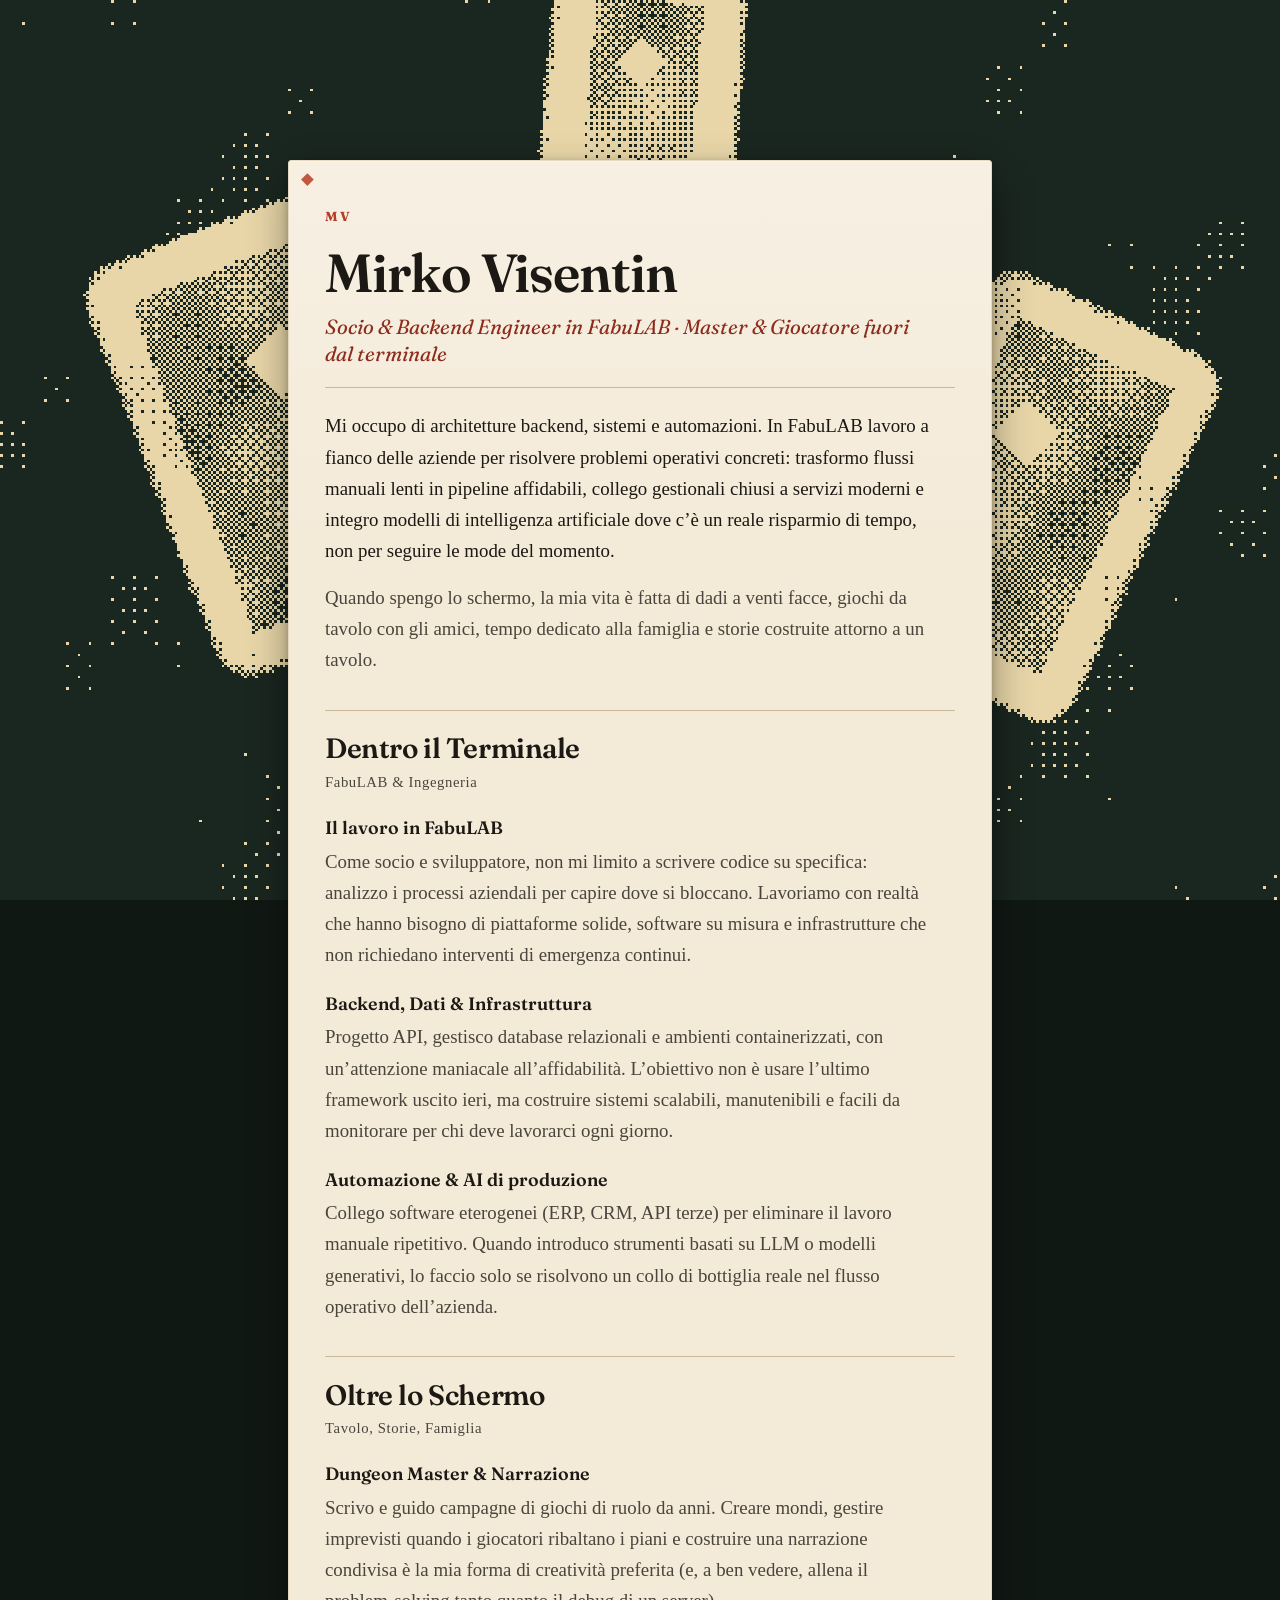
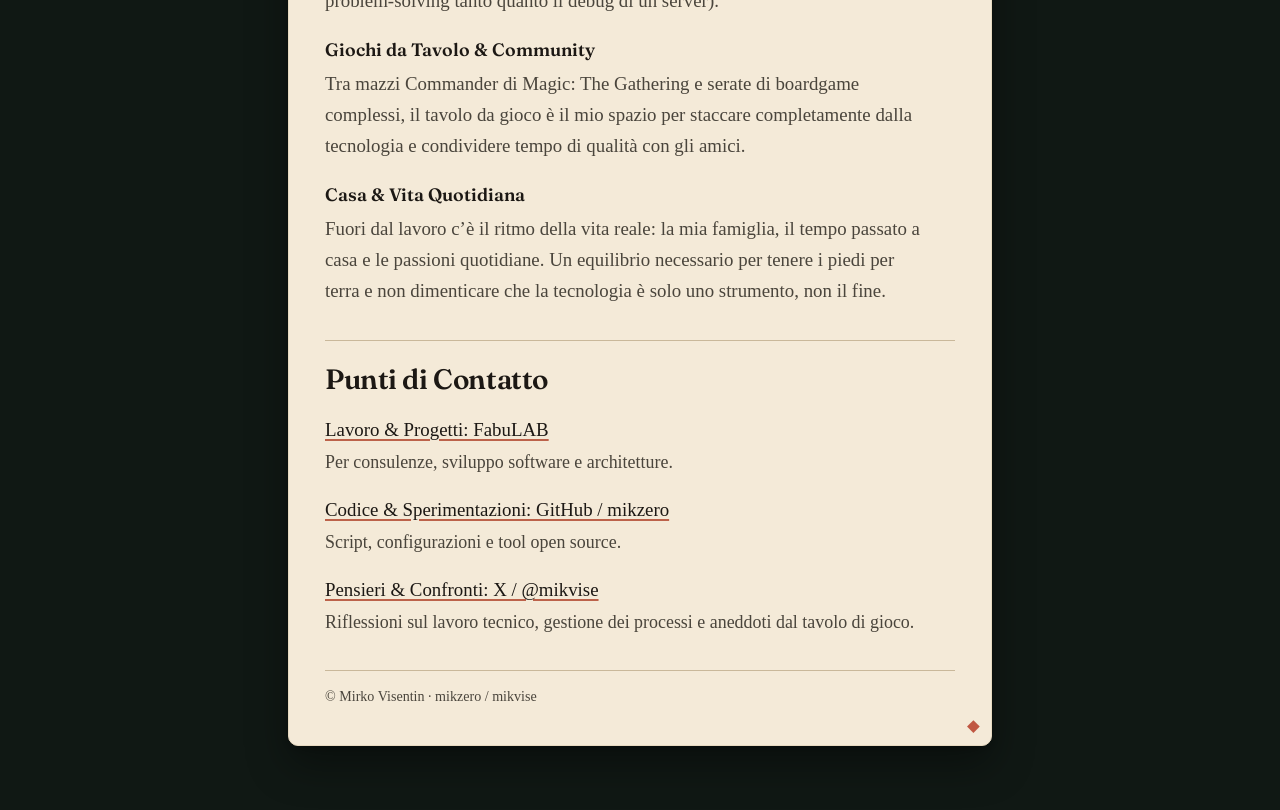
<file: index.html>
<!DOCTYPE html>
<html lang="it">
  <head>
    <meta charset="utf-8">
    <meta name="viewport" content="width=device-width, initial-scale=1">
    <title>Mirko Visentin</title>
    <meta
      name="description"
      content="Socio e Backend Engineer in FabuLAB. Master e giocatore fuori dal terminale. Architetture, automazioni, tavolo e vita reale."
    >
    <link rel="canonical" href="https://mikzero.github.io/">
    <meta property="og:type" content="website">
    <meta property="og:locale" content="it_IT">
    <meta property="og:title" content="Mirko Visentin">
    <meta
      property="og:description"
      content="Socio &amp; Backend Engineer in FabuLAB · Master &amp; Giocatore fuori dal terminale"
    >
    <meta property="og:url" content="https://mikzero.github.io/">
    <meta name="twitter:card" content="summary">
    <meta name="twitter:site" content="@mikvise">
    <meta name="theme-color" content="#1a2620">
    <link rel="icon" href="favicon.svg" type="image/svg+xml">
    <link rel="preconnect" href="https://fonts.bunny.net">
    <link
      rel="stylesheet"
      href="https://fonts.bunny.net/css?family=fraunces:400,400i,600,700&amp;family=source-serif-4:400,500"
    >
    <link rel="stylesheet" href="styles.css">
  </head>
  <body>
    <a class="skip" href="#contenuto">Vai al contenuto</a>
    <canvas id="field" class="field" aria-hidden="true"></canvas>

    <div class="felt">
      <div class="sheet">
        <span class="pip pip-tl" aria-hidden="true"></span>
        <span class="pip pip-br" aria-hidden="true"></span>

        <header class="mast">
          <p class="mark" aria-hidden="true">MV</p>
          <h1>Mirko Visentin</h1>
          <p class="sub">
            Socio &amp; Backend Engineer in FabuLAB · Master &amp; Giocatore
            fuori dal terminale
          </p>
        </header>

        <main id="contenuto">
          <div class="bio">
            <p>
              Mi occupo di architetture backend, sistemi e automazioni. In
              FabuLAB lavoro a fianco delle aziende per risolvere problemi
              operativi concreti: trasformo flussi manuali lenti in pipeline
              affidabili, collego gestionali chiusi a servizi moderni e integro
              modelli di intelligenza artificiale dove c’è un reale risparmio di
              tempo, non per seguire le mode del momento.
            </p>
            <p>
              Quando spengo lo schermo, la mia vita è fatta di dadi a venti
              facce, giochi da tavolo con gli amici, tempo dedicato alla
              famiglia e storie costruite attorno a un tavolo.
            </p>
          </div>

          <section>
            <h2>Dentro il Terminale</h2>
            <p class="deck">FabuLAB &amp; Ingegneria</p>

            <h3>Il lavoro in FabuLAB</h3>
            <p>
              Come socio e sviluppatore, non mi limito a scrivere codice su
              specifica: analizzo i processi aziendali per capire dove si
              bloccano. Lavoriamo con realtà che hanno bisogno di piattaforme
              solide, software su misura e infrastrutture che non richiedano
              interventi di emergenza continui.
            </p>

            <h3>Backend, Dati &amp; Infrastruttura</h3>
            <p>
              Progetto API, gestisco database relazionali e ambienti
              containerizzati, con un’attenzione maniacale all’affidabilità.
              L’obiettivo non è usare l’ultimo framework uscito ieri, ma
              costruire sistemi scalabili, manutenibili e facili da monitorare
              per chi deve lavorarci ogni giorno.
            </p>

            <h3>Automazione &amp; AI di produzione</h3>
            <p>
              Collego software eterogenei (ERP, CRM, API terze) per eliminare
              il lavoro manuale ripetitivo. Quando introduco strumenti basati
              su LLM o modelli generativi, lo faccio solo se risolvono un collo
              di bottiglia reale nel flusso operativo dell’azienda.
            </p>
          </section>

          <section>
            <h2>Oltre lo Schermo</h2>
            <p class="deck">Tavolo, Storie, Famiglia</p>

            <h3>Dungeon Master &amp; Narrazione</h3>
            <p>
              Scrivo e guido campagne di giochi di ruolo da anni. Creare mondi,
              gestire imprevisti quando i giocatori ribaltano i piani e
              costruire una narrazione condivisa è la mia forma di creatività
              preferita (e, a ben vedere, allena il problem-solving tanto quanto
              il debug di un server).
            </p>

            <h3>Giochi da Tavolo &amp; Community</h3>
            <p>
              Tra mazzi Commander di Magic: The Gathering e serate di boardgame
              complessi, il tavolo da gioco è il mio spazio per staccare
              completamente dalla tecnologia e condividere tempo di qualità con
              gli amici.
            </p>

            <h3>Casa &amp; Vita Quotidiana</h3>
            <p>
              Fuori dal lavoro c’è il ritmo della vita reale: la mia famiglia,
              il tempo passato a casa e le passioni quotidiane. Un equilibrio
              necessario per tenere i piedi per terra e non dimenticare che la
              tecnologia è solo uno strumento, non il fine.
            </p>
          </section>

          <section class="contacts">
            <h2>Punti di Contatto</h2>
            <ul>
              <li>
                <a href="https://fabulab.com" rel="noopener noreferrer">Lavoro &amp; Progetti: FabuLAB</a>
                <p>Per consulenze, sviluppo software e architetture.</p>
              </li>
              <li>
                <a href="https://github.com/mikzero" rel="me noopener noreferrer">Codice &amp; Sperimentazioni: GitHub / mikzero</a>
                <p>Script, configurazioni e tool open source.</p>
              </li>
              <li>
                <a href="https://x.com/mikvise" rel="me noopener noreferrer">Pensieri &amp; Confronti: X / @mikvise</a>
                <p>
                  Riflessioni sul lavoro tecnico, gestione dei processi e
                  aneddoti dal tavolo di gioco.
                </p>
              </li>
            </ul>
          </section>
        </main>

        <footer>
          <p>© Mirko Visentin · mikzero / mikvise</p>
        </footer>
      </div>
    </div>
    <script src="animate.js" defer></script>
  </body>
</html>
</file>
<file: styles.css>
:root {
  --felt: #1a2620;
  --felt-deep: #101814;
  --lamp: rgba(236, 210, 150, 0.11);
  --paper: #f4ead8;
  --paper-edge: #e7d9c0;
  --ink: #1c1814;
  --muted: #4a453c;
  --rule: #c9b89a;
  --ember: #b63d28;
  --ember-ink: #8d2c1c;
  --focus: #1a2620;
  --shadow: 0 1px 0 rgba(255, 255, 255, 0.35) inset,
    0 18px 40px rgba(0, 0, 0, 0.38), 0 2px 8px rgba(0, 0, 0, 0.22);
  --font-display: "Fraunces", "Iowan Old Style", "Palatino Linotype", Palatino,
    Georgia, serif;
  --font-body: "Source Serif 4", "Iowan Old Style", Georgia, serif;
  --space: clamp(1.25rem, 4vw, 2.25rem);
  --measure: 38rem;
}

*,
*::before,
*::after {
  box-sizing: border-box;
}

html {
  scroll-behavior: smooth;
}

body {
  margin: 0;
  min-height: 100vh;
  min-height: 100dvh;
  color: var(--ink);
  font-family: var(--font-body);
  font-size: clamp(1.05rem, 0.95rem + 0.4vw, 1.18rem);
  line-height: 1.65;
  background: var(--felt-deep);
  text-rendering: optimizeLegibility;
  -webkit-font-smoothing: antialiased;
}

.field {
  position: fixed;
  inset: 0;
  width: 100%;
  height: 100%;
  z-index: 0;
  pointer-events: none;
}

.has-field .felt {
  background-color: transparent;
  background-image: none;
}

.skip {
  position: absolute;
  left: 0.75rem;
  top: 0.75rem;
  z-index: 2;
  padding: 0.4rem 0.7rem;
  background: var(--paper);
  color: var(--ink);
  transform: translateY(-160%);
}

.skip:focus {
  transform: none;
}

.felt {
  position: relative;
  z-index: 1;
  min-height: 100vh;
  min-height: 100dvh;
  display: grid;
  place-items: start center;
  padding: clamp(0.85rem, 3.5vw, 2.75rem);
  padding-top: clamp(5.5rem, 22vh, 10rem);
  padding-bottom: clamp(2rem, 6vw, 4rem);
  background-color: var(--felt);
  background-image: radial-gradient(
      ellipse 90% 55% at 50% -10%,
      var(--lamp),
      transparent 58%
    ),
    url("data:image/svg+xml,%3Csvg xmlns='http://www.w3.org/2000/svg' width='28' height='48' viewBox='0 0 28 48'%3E%3Cpath fill='%23e8d7a8' fill-opacity='0.045' d='M14 4 16.2 8.6 21 9.3 17.5 12.7 18.4 17.5 14 15 9.6 17.5 10.5 12.7 7 9.3 11.8 8.6z'/%3E%3C/svg%3E");
}

.sheet {
  position: relative;
  width: min(44rem, 100%);
  padding: calc(var(--space) + 0.55rem) var(--space) var(--space);
  background: var(--paper);
  background-image: linear-gradient(
    180deg,
    rgba(255, 255, 255, 0.28),
    transparent 18%
  );
  border: 1px solid var(--paper-edge);
  border-radius: 3px 3px 10px 10px;
  box-shadow: var(--shadow);
}

.pip {
  position: absolute;
  width: 0.55rem;
  height: 0.55rem;
  background: var(--ember);
  transform: rotate(45deg);
  opacity: 0.85;
}

.pip-tl {
  top: 0.85rem;
  left: 0.85rem;
}

.pip-br {
  right: 0.85rem;
  bottom: 0.85rem;
}

.mast {
  padding-bottom: 1.2rem;
  border-bottom: 1px solid var(--rule);
}

.mark {
  margin: 0 0 1.1rem;
  color: var(--ember);
  font-family: var(--font-display);
  font-size: 0.82rem;
  font-weight: 700;
  letter-spacing: 0.16em;
}

h1 {
  margin: 0;
  font-family: var(--font-display);
  font-size: clamp(2.15rem, 1.4rem + 3.4vw, 3.35rem);
  font-weight: 600;
  font-optical-sizing: auto;
  line-height: 1.05;
  letter-spacing: -0.02em;
}

.sub {
  margin: 0.7rem 0 0;
  max-width: var(--measure);
  color: var(--ember-ink);
  font-family: var(--font-display);
  font-size: clamp(1.05rem, 0.95rem + 0.55vw, 1.28rem);
  font-style: italic;
  font-weight: 400;
  line-height: 1.35;
}

.bio {
  margin: 1.4rem 0 0.4rem;
  max-width: var(--measure);
}

.bio p {
  margin: 0 0 1rem;
}

.bio p:last-child {
  margin-bottom: 0;
  color: var(--muted);
}

section {
  margin-top: 2.15rem;
  padding-top: 1.35rem;
  border-top: 1px solid var(--rule);
}

h2 {
  margin: 0;
  font-family: var(--font-display);
  font-size: clamp(1.4rem, 1.15rem + 1vw, 1.75rem);
  font-weight: 600;
  line-height: 1.2;
  letter-spacing: -0.015em;
}

.deck {
  margin: 0.25rem 0 0;
  color: var(--muted);
  font-size: 0.92rem;
  letter-spacing: 0.04em;
}

h3 {
  margin: 1.35rem 0 0.4rem;
  font-family: var(--font-display);
  font-size: 1.12rem;
  font-weight: 600;
  line-height: 1.3;
}

section > p {
  margin: 0;
  max-width: var(--measure);
  color: var(--muted);
}

.contacts ul {
  margin: 1.1rem 0 0;
  padding: 0;
  list-style: none;
}

.contacts li + li {
  margin-top: 1rem;
}

.contacts p {
  margin: 0.2rem 0 0;
  color: var(--muted);
  font-size: 0.95em;
}

a {
  color: var(--ink);
  text-decoration: underline;
  text-decoration-color: color-mix(in srgb, var(--ember) 70%, var(--rule));
  text-decoration-thickness: 1.5px;
  text-underline-offset: 0.16em;
}

a:hover {
  color: var(--ember-ink);
  text-decoration-color: var(--ember);
}

a:focus-visible,
.skip:focus-visible {
  outline: 2px solid var(--focus);
  outline-offset: 3px;
}

footer {
  margin-top: 2rem;
  padding-top: 0.9rem;
  border-top: 1px solid var(--rule);
}

footer p {
  margin: 0;
  color: var(--muted);
  font-size: 0.88rem;
}

.page-404 .sheet {
  width: min(26rem, 100%);
  padding-block: 2.6rem;
  text-align: center;
}

.page-404 h1 {
  font-size: clamp(1.55rem, 1.15rem + 1.6vw, 2rem);
}

.page-404 p {
  margin: 1rem 0 0;
}

@media (prefers-reduced-motion: reduce) {
  html {
    scroll-behavior: auto;
  }
}

@media print {
  .field {
    display: none;
  }

  body,
  .felt {
    background: white;
  }

  .felt {
    display: block;
    min-height: 0;
    padding: 1rem;
  }

  .sheet {
    width: 100%;
    box-shadow: none;
    border: 0;
  }

  .pip {
    display: none;
  }

  a {
    text-decoration: none;
  }
}
</file>
